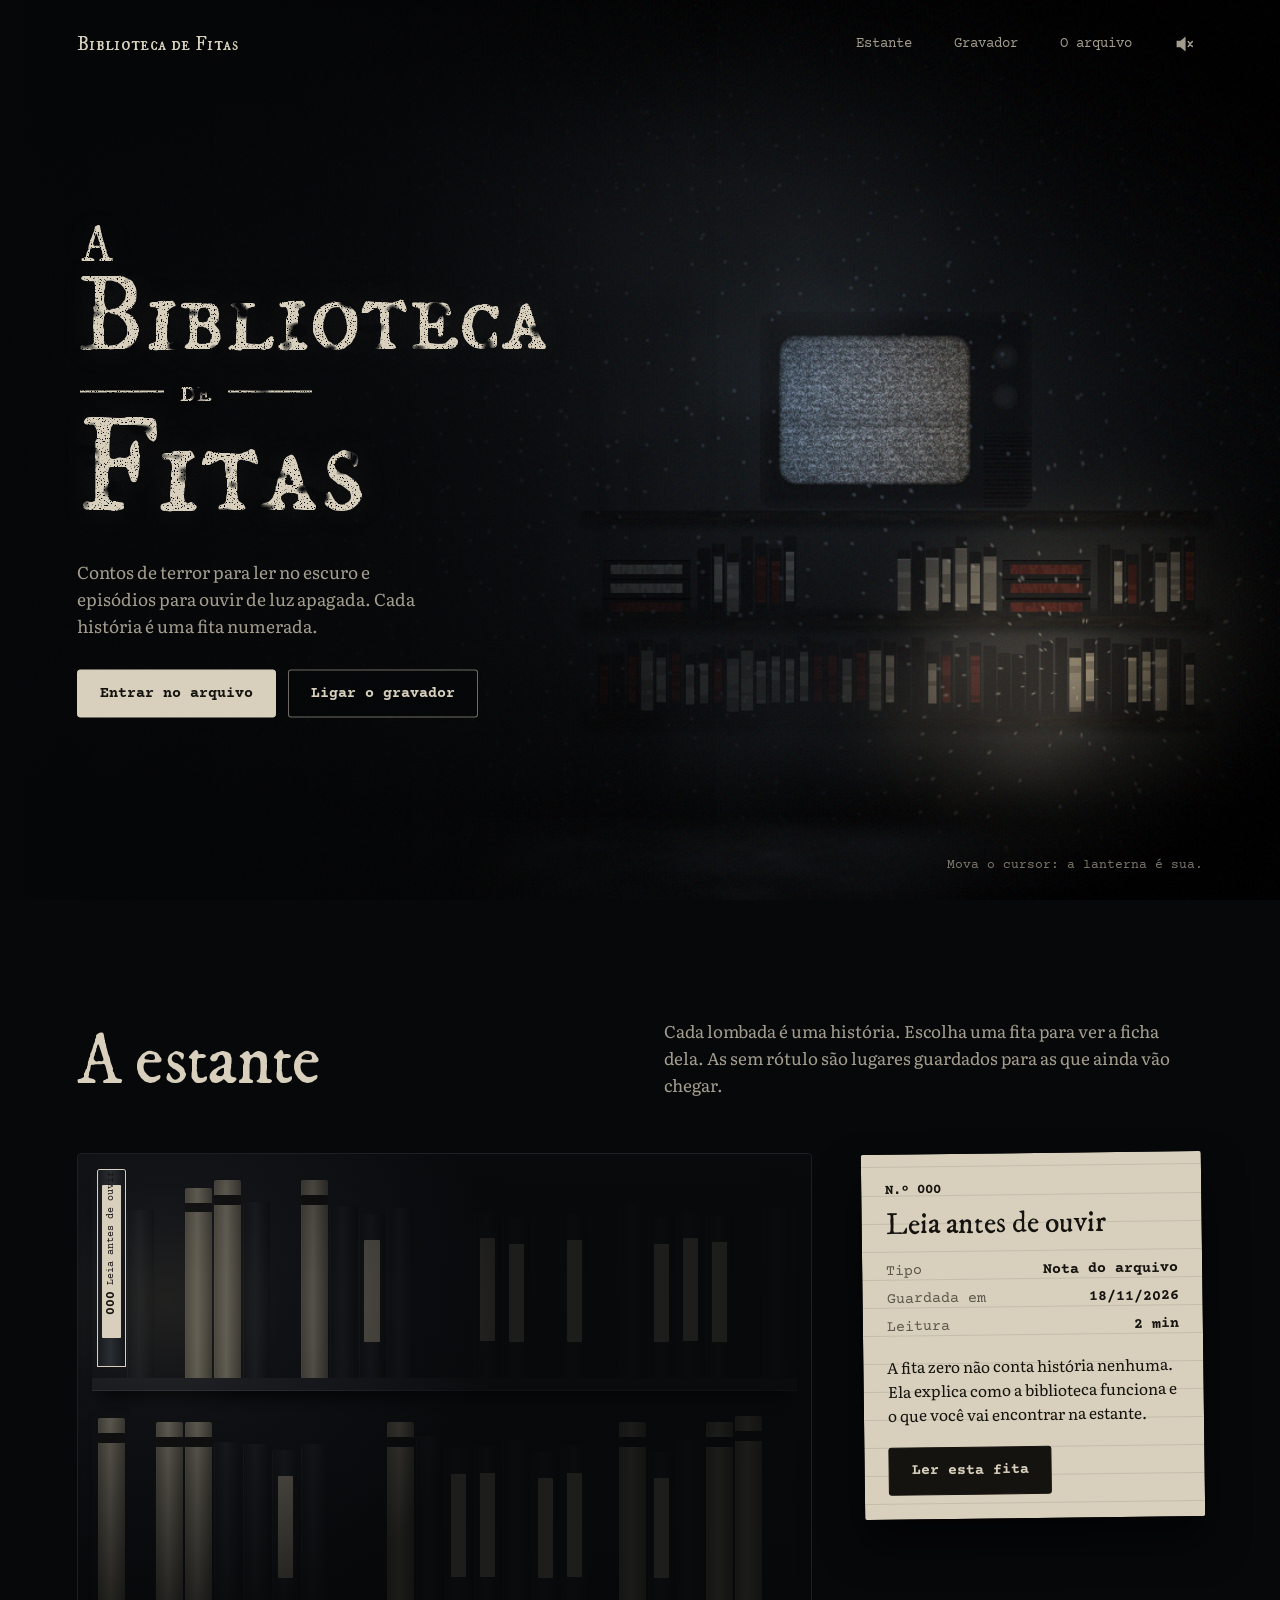
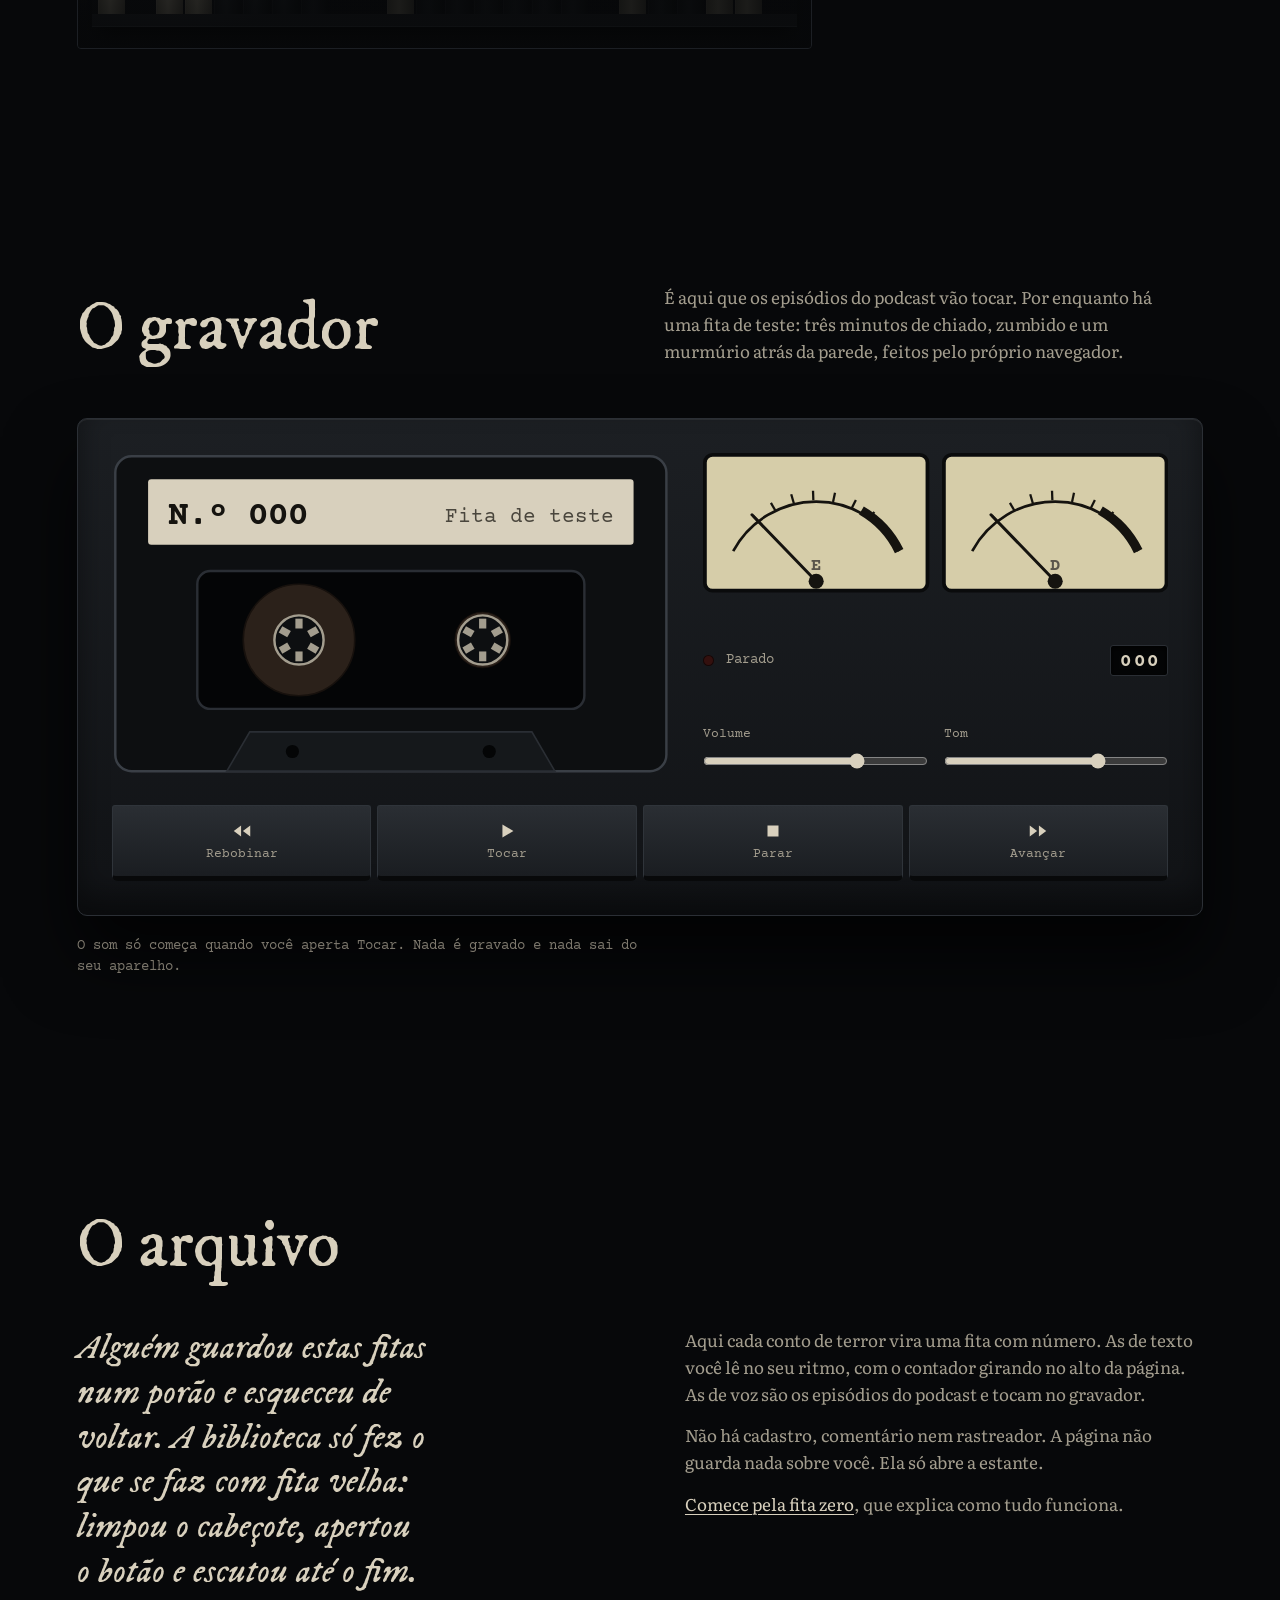
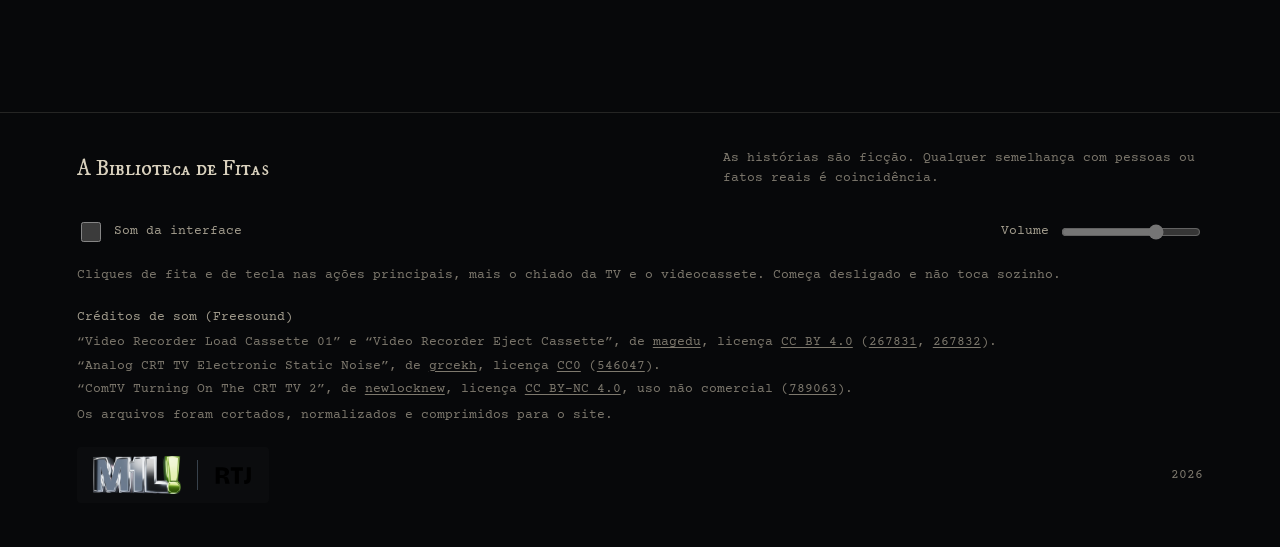
<file: index.html>
<!DOCTYPE html>
<html lang="pt-BR">
<head>
  <meta charset="utf-8">
  <meta name="viewport" content="width=device-width, initial-scale=1">
  <meta http-equiv="Content-Security-Policy" content="default-src 'self'; script-src 'self'; style-src 'self'; img-src 'self' data:; font-src 'self'; connect-src 'self'; media-src 'self'; object-src 'none'; base-uri 'self'; form-action 'none'">
  <title>A Biblioteca de Fitas | Contos de terror e podcast</title>
  <meta name="description" content="Um arquivo de contos de terror e episódios de podcast. Cada história é uma fita numerada na estante: as de texto são para ler, as de voz tocam no gravador.">
  <meta name="theme-color" content="#07080a">
  <meta property="og:type" content="website">
  <meta property="og:locale" content="pt_BR">
  <meta property="og:site_name" content="A Biblioteca de Fitas">
  <meta property="og:title" content="A Biblioteca de Fitas">
  <meta property="og:description" content="Contos de terror e podcast. Cada história é uma fita numerada na estante.">
  <link rel="icon" href="./favicon.svg" type="image/svg+xml">
  <script type="module" crossorigin src="./assets/index-BrR3KA67.js"></script>
  <link rel="stylesheet" crossorigin href="./assets/index-Czw1aq1-.css">
</head>
<body>
  <div id="raiz">
    <main class="espera">
      <h1>A Biblioteca de Fitas</h1>
      <p>Um arquivo de contos de terror e episódios de podcast. Cada história é uma fita numerada na estante.</p>
      <noscript><p>A estante e o gravador precisam de JavaScript ligado.</p></noscript>
    </main>
  </div>
</body>
</html>
</file>
<file: assets/index-Czw1aq1-.css>
@font-face{font-family:IM Fell DW Pica SC;font-style:normal;font-weight:400;font-display:swap;src:url(./im-fell-dw-pica-sc-latin-400-normal-DiGyXIoI.woff2) format("woff2")}@font-face{font-family:IM Fell DW Pica;font-style:normal;font-weight:400;font-display:swap;src:url(./im-fell-dw-pica-latin-400-normal-CvO4MhwA.woff2) format("woff2")}@font-face{font-family:IM Fell DW Pica;font-style:italic;font-weight:400;font-display:swap;src:url(./im-fell-dw-pica-latin-400-italic-DofQCskI.woff2) format("woff2")}@font-face{font-family:Literata;font-style:normal;font-weight:200 900;font-display:swap;src:url(./literata-latin-wght-normal-DLxlUchJ.woff2) format("woff2")}@font-face{font-family:Literata;font-style:italic;font-weight:200 900;font-display:swap;src:url(./literata-latin-wght-italic-Bm_GJfSc.woff2) format("woff2")}@font-face{font-family:Courier Prime;font-style:normal;font-weight:400;font-display:swap;src:url(./courier-prime-latin-400-normal-BbyBr73r.woff2) format("woff2")}@font-face{font-family:Courier Prime;font-style:normal;font-weight:700;font-display:swap;src:url(./courier-prime-latin-700-normal-D1YCjmaD.woff2) format("woff2")}:root{--breu: #07080a;--porao: #0c0e11;--aco: #16191d;--aco-2: #23272c;--aco-3: #353a41;--creme: #d8d0bd;--creme-2: #a39d8e;--creme-3: #7d786d;--fio: rgba(216, 208, 189, .14);--tinta: #15130f;--rec: #e0241b;--letreiro: "IM Fell DW Pica SC", "Times New Roman", serif;--titulo: "IM Fell DW Pica", Georgia, serif;--corpo: "Literata", Georgia, serif;--etiqueta: "Courier Prime", "Courier New", monospace;--lado: clamp(20px, 6vw, 96px);--macio: cubic-bezier(.2, .7, .2, 1)}*,*:before,*:after{box-sizing:border-box}html{background:var(--breu);color-scheme:dark;-webkit-text-size-adjust:100%}body{margin:0;background:var(--breu);color:var(--creme);font:400 17px/1.6 var(--corpo);-webkit-font-smoothing:antialiased;overflow-x:hidden}h1,h2,h3,p{margin:0}a{color:var(--creme);text-underline-offset:3px;text-decoration-thickness:1px}button{font:inherit;color:inherit;background:none;border:0;padding:0;cursor:pointer}:focus-visible{outline:2px solid var(--creme);outline-offset:3px;border-radius:2px}::selection{background:var(--creme);color:var(--tinta)}.espera{padding:30vh var(--lado)}.espera h1{font:400 clamp(40px,8vw,84px)/1 var(--letreiro)}.espera p{max-width:46ch;margin-top:18px;color:var(--creme-2)}.filtros{position:absolute}.botao{display:inline-flex;align-items:center;justify-content:center;min-height:48px;padding:12px 22px;background:var(--creme);color:var(--tinta);font:700 15px/1.2 var(--etiqueta);border:1px solid var(--creme);border-radius:3px;text-decoration:none;transition:transform .16s var(--macio),background-color .16s}.botao:active{transform:scale(.97)}.botao.fantasma{background:#07080a8c;color:var(--creme);border-color:#d8d0bd80}@media (hover: hover){html:not(.is-scrolling) .botao:hover{background:#f0e9d8}html:not(.is-scrolling) .botao.fantasma:hover{background:#d8d0bd1f}}.topo{position:relative;min-height:100svh;overflow:hidden;background:var(--breu);isolation:isolate;touch-action:pan-y}.topo>canvas{position:absolute;inset:0;width:100%;height:100%;z-index:-2;display:block}.topo.sem-gl{background:radial-gradient(60% 40% at 50% 46%,#1b2530 0%,#0b0d10 55%,var(--breu) 100%)}.topo:before{content:"";position:absolute;inset:0;z-index:-1;pointer-events:none;background:linear-gradient(90deg,#07080ad1,#07080a8c 30%,#07080a00 56%)}.barra{position:absolute;top:0;left:0;right:0;display:flex;justify-content:space-between;align-items:center;gap:16px;padding:22px var(--lado)}.barra-nome{font:400 19px/1 var(--letreiro);letter-spacing:.02em;text-decoration:none;white-space:nowrap}.barra ul{display:flex;gap:clamp(6px,2vw,26px);list-style:none;margin:0;padding:0}.barra button{font:400 14px/1 var(--etiqueta);color:var(--creme-2);min-height:44px;padding:0 8px;transition:color .16s;white-space:nowrap}@media (hover: hover){html:not(.is-scrolling) .barra button:hover{color:var(--creme)}}.topo-texto{position:absolute;left:var(--lado);top:50%;transform:translateY(-46%);width:min(46vw,600px)}.letreiro{display:grid;justify-items:start;font:400 clamp(64px,8.4vw,132px)/.86 var(--letreiro);color:var(--creme);filter:url(#gasto);text-shadow:0 0 34px rgba(216,208,189,.1)}.letreiro .l-a{font-size:.46em;line-height:1;padding-left:.08em}.letreiro .l-b{letter-spacing:-.012em}.letreiro .l-de{font-size:.3em;line-height:1;display:flex;align-items:center;gap:.5em;margin:.34em 0 .2em .1em}.letreiro .l-de:before,.letreiro .l-de:after{content:"";width:2.6em;height:2px;background:currentColor}.letreiro .l-f{font-size:1.24em;letter-spacing:.01em}.topo-sub{margin-top:30px;max-width:34ch;font-size:clamp(17px,1.35vw,20px);line-height:1.55;color:var(--creme-2)}.topo-acoes{display:flex;flex-wrap:wrap;gap:12px;margin-top:30px}.topo-dica{position:absolute;right:var(--lado);bottom:26px;font:400 13px/1.3 var(--etiqueta);color:var(--creme-3)}@media (max-aspect-ratio: 115/100){.topo:before{background:linear-gradient(180deg,#07080ab3,#07080a00 36% 72%,#07080ae6 84%)}.topo-texto{position:static;transform:none;width:auto;padding:74px var(--lado) 0;display:flex;flex-direction:column;align-items:center;text-align:center;min-height:100svh}.letreiro{justify-items:center;font-size:clamp(40px,min(12.6vw,7.2svh),92px)}.letreiro .l-a{padding-left:0}.letreiro .l-de{margin-left:0}.topo-sub{margin-top:auto;font-size:15.5px;line-height:1.45;max-width:31ch;color:var(--creme)}.topo-acoes{margin-top:16px;padding-bottom:50px;justify-content:center;flex-wrap:nowrap;gap:8px}.topo-acoes .botao{padding:12px 14px;font-size:14px;white-space:nowrap}.barra{padding:12px var(--lado)}.barra li:nth-last-child(2){display:none}.topo-dica{left:0;right:0;bottom:20px;text-align:center}}@media (max-width: 430px) and (max-aspect-ratio: 115/100){.barra li:nth-last-child(3){display:none}}@media (max-width: 380px){.barra-nome{font-size:16px}.barra button{font-size:13px;padding:0 5px}.topo-acoes .botao{padding:12px 9px;font-size:13px}}.secao{padding:clamp(72px,13vh,150px) var(--lado);max-width:1320px;margin:0 auto}.secao h2{font:400 clamp(40px,5.4vw,76px)/1 var(--titulo);letter-spacing:-.01em}.secao-cab{display:grid;grid-template-columns:minmax(0,1fr) minmax(0,1fr);gap:20px 48px;align-items:end;margin-bottom:clamp(36px,6vh,64px)}.secao-cab p{color:var(--creme-2);max-width:52ch}@media (max-width: 820px){.secao-cab{grid-template-columns:1fr}}.estante-corpo{display:grid;grid-template-columns:minmax(0,1fr) 340px;gap:clamp(24px,4vw,56px);align-items:start}.movel{position:relative;--lx: 12%;--ly: 30%;background:linear-gradient(180deg,#121418,#0c0d10);border:1px solid #1c1f24;border-radius:4px;padding:22px 14px 0;overflow:hidden;touch-action:pan-y}.movel:after{content:"";position:absolute;inset:0;pointer-events:none;background:radial-gradient(circle 330px at var(--lx) var(--ly),rgba(255,226,170,.07) 0,rgba(7,8,10,0) 36%,rgba(5,6,7,.74) 100%)}.prateleira{display:flex;align-items:flex-end;gap:2px;height:clamp(150px,19vw,214px);padding:0 6px;border-bottom:12px solid #191b1f;box-shadow:0 1px #2a2d32,0 14px 18px -8px #000000e6;margin-bottom:22px}.lombada{position:relative;flex:1 1 0;min-width:0;height:var(--alt);border-radius:2px 2px 0 0;background:linear-gradient(90deg,#101215,#1a1d21 45%,#0d0f11);box-shadow:inset 1px 0 #ffffff0a}.lombada.vaga{opacity:.86}.lombada.vaga:before{content:"";position:absolute;inset:16% 22% 22%;background:#6f6a5e;border-radius:1px}.lombada.v1:before{display:none}.lombada.v2{visibility:hidden}.lombada.v3{background:linear-gradient(90deg,#4b483f,#6a665a 45%,#3f3c35)}.lombada.v3:before{height:5%;inset:8% 0 auto;background:#111}.lombada.cheia{z-index:1;background:linear-gradient(90deg,#17191c,#2a2e33 45%,#131518);cursor:pointer;transition:transform .22s var(--macio);display:flex;flex-direction:column;align-items:center;justify-content:flex-start;padding:0;overflow:hidden}.lombada.cheia:before{content:"";position:absolute;inset:8% 14% 14%;background:var(--creme);border-radius:1px}.lombada-rot{position:relative;writing-mode:vertical-rl;transform:rotate(180deg);color:var(--tinta);font:400 clamp(9px,.82vw,12px)/1 var(--etiqueta);white-space:nowrap;overflow:hidden;text-overflow:ellipsis;max-height:82%;margin-top:4%}.lombada-rot b{font-size:1.2em;margin-bottom:.5em}.lombada.cheia.is-sel{transform:translateY(-12px);box-shadow:0 0 0 1px var(--creme),inset 1px 0 #ffffff0a}@media (hover: hover){html:not(.is-scrolling) .lombada.cheia:not(.is-sel):hover{transform:translateY(-8px)}}.ficha{position:relative;background:var(--creme);color:var(--tinta);font:400 15px/1.5 var(--etiqueta);padding:26px 24px 24px;border-radius:2px;transform:rotate(-.7deg);box-shadow:0 24px 40px #0009;background-image:repeating-linear-gradient(180deg,transparent 0 27px,rgba(21,19,15,.1) 27px 28px);background-position:0 14px}.ficha-num{font-weight:700;font-size:14px}.ficha h3{font:400 30px/1.08 var(--titulo);margin:8px 0 16px}.ficha dl{margin:0 0 14px;display:grid;gap:0}.ficha dl div{display:flex;justify-content:space-between;gap:12px;line-height:28px}.ficha dt{color:#5a554b}.ficha dd{margin:0;font-weight:700}.ficha-resumo{font:400 15.5px/1.55 var(--corpo);margin-bottom:20px}.ficha .botao{background:var(--tinta);color:var(--creme);border-color:var(--tinta)}@media (hover: hover){html:not(.is-scrolling) .ficha .botao:hover{background:#2a2620}}.ficha-vazia{font-size:15px}@media (max-width: 900px){.estante-corpo{grid-template-columns:1fr}.ficha{transform:none;max-width:460px}}.deck{display:grid;grid-template-columns:minmax(0,1.2fr) minmax(0,1fr);gap:26px 34px;padding:clamp(18px,3vw,34px);border-radius:10px;border:1px solid #2b2f35;background:linear-gradient(180deg,#1c1f23,#111316);box-shadow:inset 0 1px #ffffff12,inset 0 -18px 30px #00000073,0 40px 70px #000000b3}.deck-fita svg{display:block;width:100%;height:auto}.k7{fill:#0d0f11;stroke:#3a3f46;stroke-width:1.5}.k7-etiqueta{fill:var(--creme)}.k7-num{font:700 21px var(--etiqueta);fill:var(--tinta)}.k7-nome{font:400 12.5px var(--etiqueta);fill:#4a463d}.k7-janela{fill:#040506;stroke:#2a2e34;stroke-width:1.5}.k7-base{fill:#15181b;stroke:#2a2e34}.k7-furo{fill:#040506}.carretel .rolo{fill:#2b211a;stroke:#17110d;stroke-width:1;transform-box:fill-box;transform-origin:center}.carretel.e .rolo{transform:scale(calc(var(--rolo-e, 34) / 34))}.carretel.d .rolo{transform:scale(calc(var(--rolo-d, 17) / 34))}.carretel .gira{transform-box:fill-box;transform-origin:center}.carretel.e .gira{transform:rotate(var(--giro-e, 0deg))}.carretel.d .gira{transform:rotate(var(--giro-d, 0deg))}.carretel .miolo{fill:#0d0f11;stroke:var(--creme-2);stroke-width:1.5}.carretel .dente{fill:var(--creme-2)}.deck-lado{display:flex;flex-direction:column;gap:18px;justify-content:space-between}.deck-vus{display:grid;grid-template-columns:1fr 1fr;gap:12px}.vu{display:block;width:100%;height:auto}.vu-fundo{fill:#d6cda9;stroke:#0a0b0c;stroke-width:2}.vu-arco{fill:none;stroke:var(--tinta);stroke-width:1.4}.vu-vermelho{fill:none;stroke:var(--tinta);stroke-width:5}.vu-risco{stroke:var(--tinta);stroke-width:1.2}.vu-agulha{stroke:var(--tinta);stroke-width:1.6;stroke-linecap:round;transform-origin:60px 68px;transform:rotate(-44deg)}.deck-vus .vu:first-child .vu-agulha{transform:rotate(var(--vu-e, -44deg))}.deck-vus .vu:last-child .vu-agulha{transform:rotate(var(--vu-d, -44deg))}.vu-pino{fill:var(--tinta)}.vu-letra{font:700 9px var(--etiqueta);fill:#5a554b}.deck-visor{display:flex;align-items:center;gap:12px;font:400 14px/1 var(--etiqueta);color:var(--creme-2)}.led{width:11px;height:11px;border-radius:50%;background:#34100e;box-shadow:inset 0 0 0 1px #0009;flex:none}.led.is-on{background:var(--rec);box-shadow:0 0 10px 2px #e0241ba6,0 0 28px 6px #e0241b40}.contador{margin-left:auto;display:inline-flex;background:#040506;border:1px solid #2a2e34;border-radius:3px;padding:6px 9px 4px;box-shadow:inset 0 2px 6px #000000e6}.contador b{font:700 19px/1 var(--etiqueta);color:var(--creme);letter-spacing:.14em;font-variant-numeric:tabular-nums;margin-right:-.14em}.deck-ajustes{display:grid;grid-template-columns:1fr 1fr;gap:16px}.deck-ajustes label{display:grid;gap:6px;font:400 13px/1 var(--etiqueta);color:var(--creme-2)}.deck-ajustes input{width:100%;height:28px;margin:0;accent-color:var(--creme);background:transparent}.deck-teclas{grid-column:1 / -1;display:grid;grid-template-columns:repeat(4,1fr);gap:6px;padding-top:4px}.deck-teclas button{display:flex;flex-direction:column;align-items:center;justify-content:center;gap:6px;min-height:76px;border-radius:3px 3px 6px 6px;border:1px solid #2f343a;border-bottom-width:5px;border-bottom-color:#08090a;background:linear-gradient(180deg,#2a2e33,#1a1d21);font:400 12.5px/1 var(--etiqueta);color:var(--creme-2);transition:transform .12s var(--macio),border-bottom-width .12s var(--macio)}.deck-teclas svg{width:22px;height:22px;fill:var(--creme)}.deck-teclas button:active,.deck-teclas button.is-on{transform:translateY(3px);border-bottom-width:2px;background:linear-gradient(180deg,#1c1f23,#141618);color:var(--creme)}.gravador-nota{margin-top:20px;font:400 14px/1.5 var(--etiqueta);color:var(--creme-3);max-width:70ch}@media (max-width: 760px){.deck{grid-template-columns:1fr}.deck-teclas button{min-height:68px}}@media (max-width: 360px){.deck-teclas span{font-size:11px}}.sobre h2{margin-bottom:clamp(28px,5vh,52px)}.sobre-colunas{display:grid;grid-template-columns:minmax(0,1.05fr) minmax(0,1fr);gap:28px 64px}.sobre-abre{font:italic 400 clamp(24px,2.7vw,36px)/1.3 var(--titulo);color:var(--creme);max-width:22ch}.sobre-colunas div p{color:var(--creme-2);max-width:54ch}.sobre-colunas div p+p{margin-top:14px}@media (max-width: 820px){.sobre-colunas{grid-template-columns:1fr}.sobre-abre{max-width:26ch}}.rodape{border-top:1px solid var(--fio);padding:36px var(--lado) 44px;display:grid;gap:22px;max-width:1320px;margin:0 auto}.rodape-linha{display:flex;flex-wrap:wrap;justify-content:space-between;align-items:center;gap:14px 30px}.rodape-nome{font:400 22px/1 var(--letreiro)}.rodape-aviso,.rodape-ano{font:400 13px/1.5 var(--etiqueta);color:var(--creme-3);max-width:60ch}.assinatura{display:inline-flex;align-items:center;gap:16px;min-height:56px;padding:8px 16px;border-radius:4px;background:#0b0c0e;text-decoration:none}.assinatura>img{height:38px;width:auto}.assinatura-barra{width:1px;height:30px;background:#38424c}.assinatura .rtj-vivo img{height:24px;width:auto;display:block}.rtj-vivo{position:relative;display:inline-block;line-height:0;touch-action:pan-y}.rtj-vivo canvas{position:absolute;inset:0;width:100%;height:100%;-webkit-mask:url(../img/marca/rtj.svg) center / 100% 100% no-repeat;mask:url(../img/marca/rtj.svg) center / 100% 100% no-repeat}.rtj-vivo.rtj-on img{visibility:hidden}.leitura{min-height:100svh}.leitura-topo{position:sticky;top:0;z-index:5;display:flex;align-items:center;justify-content:space-between;gap:16px;padding:12px var(--lado);background:#07080ae6;border-bottom:1px solid var(--fio)}.voltar{display:inline-flex;align-items:center;gap:6px;min-height:44px;font:400 14px/1 var(--etiqueta);color:var(--creme-2);text-decoration:none}.voltar svg{width:18px;height:18px;fill:none;stroke:currentColor;stroke-width:2}.leitura article,.leitura-aviso{max-width:680px;margin:0 auto;padding:clamp(48px,10vh,110px) clamp(20px,5vw,32px) 80px}.leitura-num{display:flex;flex-wrap:wrap;gap:6px 16px;font:700 15px/1.3 var(--etiqueta);color:var(--creme)}.leitura-num span{font-weight:400;color:var(--creme-3)}.leitura h1{font:400 clamp(40px,7vw,72px)/1.02 var(--titulo);letter-spacing:-.01em;margin:14px 0 clamp(32px,6vh,56px);text-wrap:balance}.prosa{font:400 clamp(18px,1.25vw + 14px,20.5px)/1.78 var(--corpo);color:#cfc8b6}.prosa p+p{margin-top:1.15em}.prosa h2{font:400 clamp(28px,4vw,36px)/1.15 var(--titulo);color:var(--creme);margin:1.8em 0 .6em}.prosa h3{font:italic 400 26px/1.2 var(--titulo);color:var(--creme);margin:1.6em 0 .5em}.prosa strong{color:var(--creme);font-weight:600}.prosa blockquote{margin:1.4em 0;padding-left:20px;border-left:2px solid var(--creme-3);font-style:italic}.pausa{border:0;height:28px;background:radial-gradient(circle,var(--creme-3) 2px,transparent 2.5px) center / 26px 28px repeat-x;width:78px;margin:2em auto}.leitura-fim{margin-top:clamp(56px,10vh,96px);padding-top:26px;border-top:1px solid var(--fio);display:flex;flex-wrap:wrap;justify-content:space-between;align-items:center;gap:16px}.leitura-fim p{font:italic 400 24px/1 var(--titulo)}.leitura-fim div{display:flex;flex-wrap:wrap;gap:10px}.leitura-aviso h1{font-size:clamp(34px,6vw,52px);margin-bottom:18px}.leitura-aviso p{color:var(--creme-2)}.leitura-aviso p+p{margin-top:12px}@media (prefers-reduced-motion: reduce){*,*:before,*:after{transition-duration:.01ms!important;animation-duration:.01ms!important}}.letreiro .l-b,.letreiro .l-f{position:relative}.letreiro.is-falha{animation:tremor .42s steps(2,end)}.letreiro.is-falha .l-b{text-shadow:4px 0 rgba(224,36,27,.75),-4px 0 rgba(60,200,220,.55);transform:translate(-.012em)}.letreiro.is-falha .l-f{text-shadow:-5px 0 rgba(224,36,27,.75),5px 0 rgba(60,200,220,.5);clip-path:inset(0 0 38% 0);transform:translate(.02em)}.letreiro.is-falha .l-a{opacity:.35}@keyframes tremor{0%{transform:translate(0)}25%{transform:translate(-3px,1px)}50%{transform:translate(4px,-1px)}75%{transform:translate(-2px)}to{transform:translate(0)}}.estatica{position:fixed;inset:0;z-index:4;pointer-events:none;opacity:.05;mix-blend-mode:screen;background-image:url("data:image/svg+xml;utf8,<svg xmlns='http://www.w3.org/2000/svg' width='220' height='220'><filter id='n'><feTurbulence type='fractalNoise' baseFrequency='.9' numOctaves='2' stitchTiles='stitch'/><feColorMatrix values='0 0 0 0 .85  0 0 0 0 .85  0 0 0 0 .85  0 0 0 1.4 -.35'/></filter><rect width='100%' height='100%' filter='url(%23n)'/></svg>");animation:chuvisco .5s steps(5) infinite}.estatica[data-surto]{opacity:.34}@keyframes chuvisco{0%{background-position:0 0}20%{background-position:-60px 40px}40%{background-position:80px -30px}60%{background-position:-30px -70px}80%{background-position:50px 60px}to{background-position:0 0}}.contador b[data-falha]{color:var(--rec);text-shadow:2px 0 rgba(60,200,220,.6)}@media (prefers-reduced-motion: reduce){.estatica{animation:none;opacity:.03}.letreiro.is-falha{animation:none}}.botao-som{display:inline-grid;place-items:center;width:38px;height:38px;padding:0;background:transparent;border:1px solid transparent;border-radius:3px;color:var(--creme-2);cursor:pointer}.botao-som:hover,.botao-som:focus-visible{color:var(--creme);border-color:var(--fio)}.botao-som[aria-pressed=true]{color:var(--creme)}.botao-som svg{width:20px;height:20px;fill:currentColor;stroke:currentColor;stroke-width:1.8;stroke-linecap:round}.botao-som .ondas,.botao-som .corte{fill:none}.rodape-som{display:flex;flex-wrap:wrap;align-items:center;gap:12px 24px}.som-chave,.som-volume{display:inline-flex;align-items:center;gap:10px;font:400 13px/1.2 var(--etiqueta);color:var(--creme-2);min-height:44px}.som-chave input{width:20px;height:20px;accent-color:var(--rec)}.som-volume input{width:140px}.rodape-creditos{flex-direction:column;align-items:flex-start;gap:6px}.creditos-titulo{margin:0;font:400 13px/1.5 var(--etiqueta);color:var(--creme-2, var(--creme-3))}.creditos{margin:0;padding:0;list-style:none;display:grid;gap:4px}.creditos li,.creditos-nota{font:400 13px/1.5 var(--etiqueta);color:var(--creme-3);overflow-wrap:anywhere}.creditos a{color:inherit;text-decoration:underline;text-underline-offset:2px}.creditos-nota{margin:0}.som-nota{flex-basis:100%;margin:0;font:400 13px/1.5 var(--etiqueta);color:var(--creme-3)}
</file>
